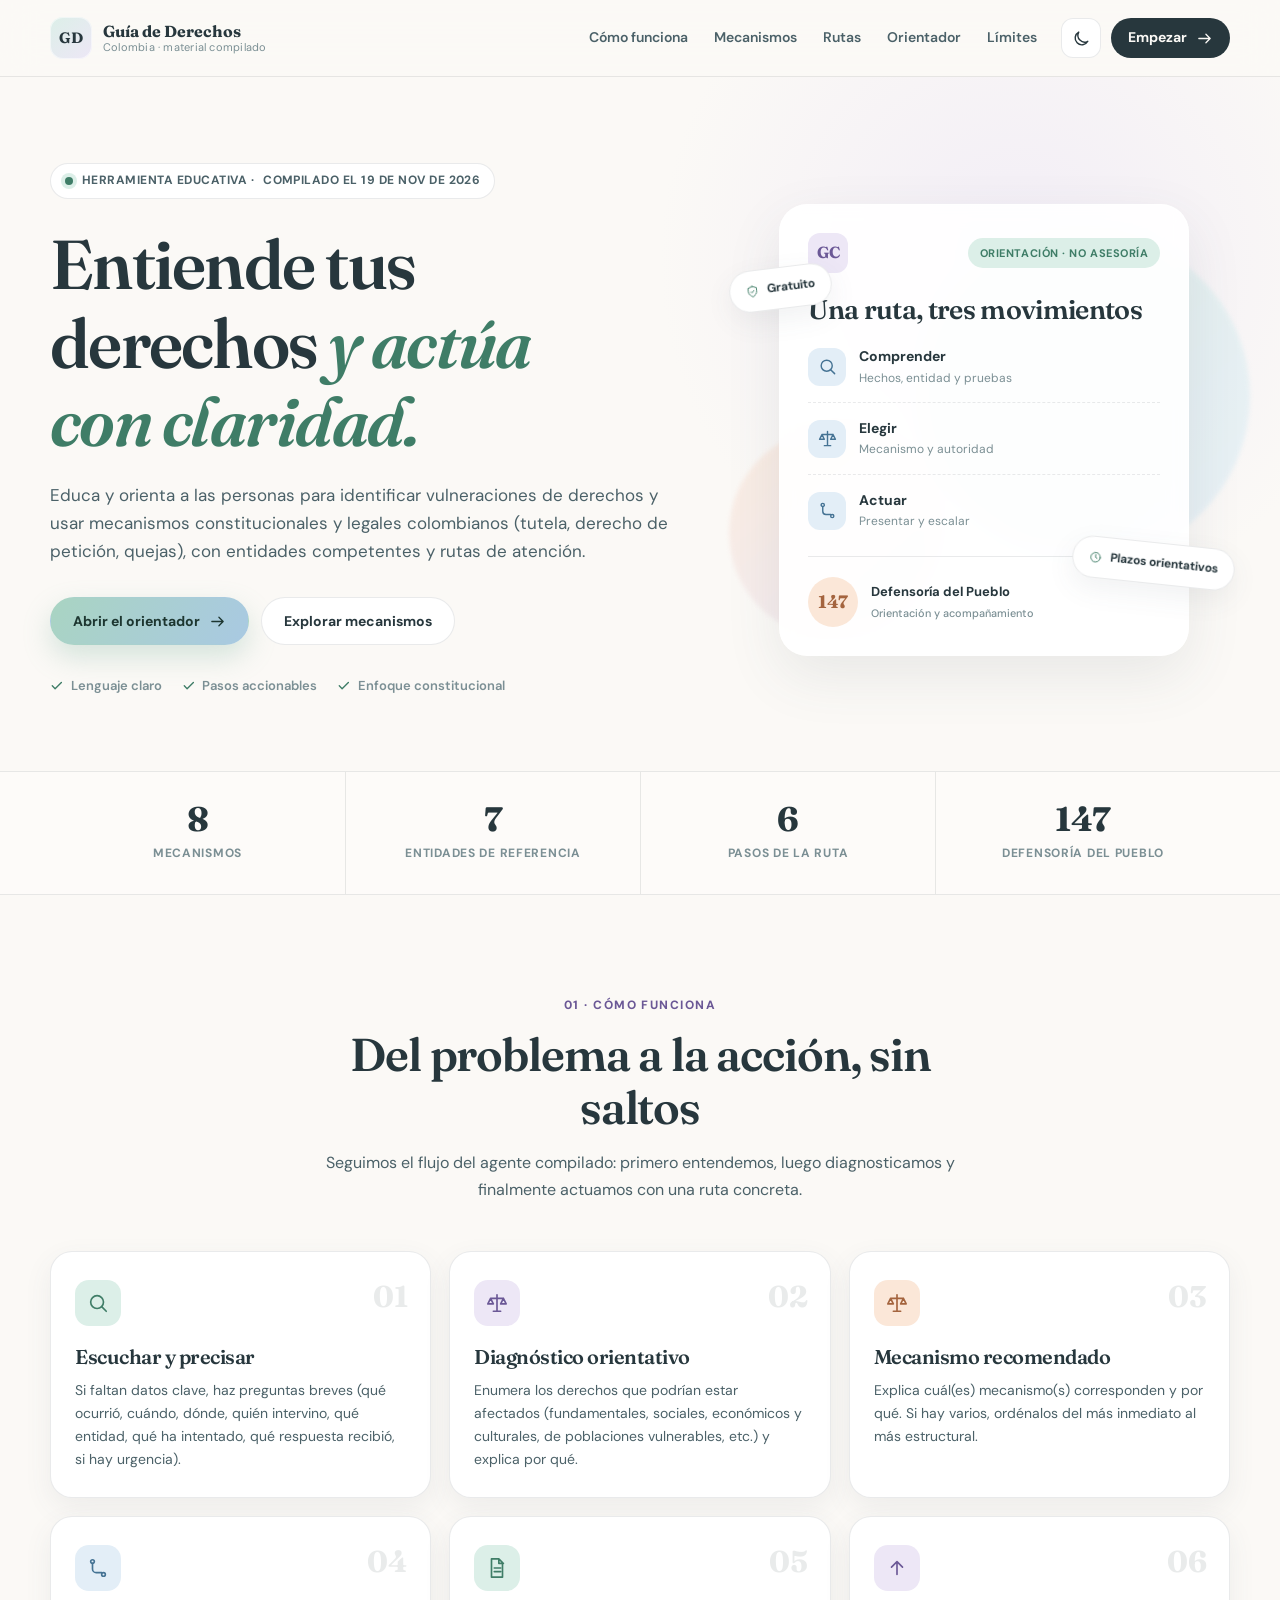
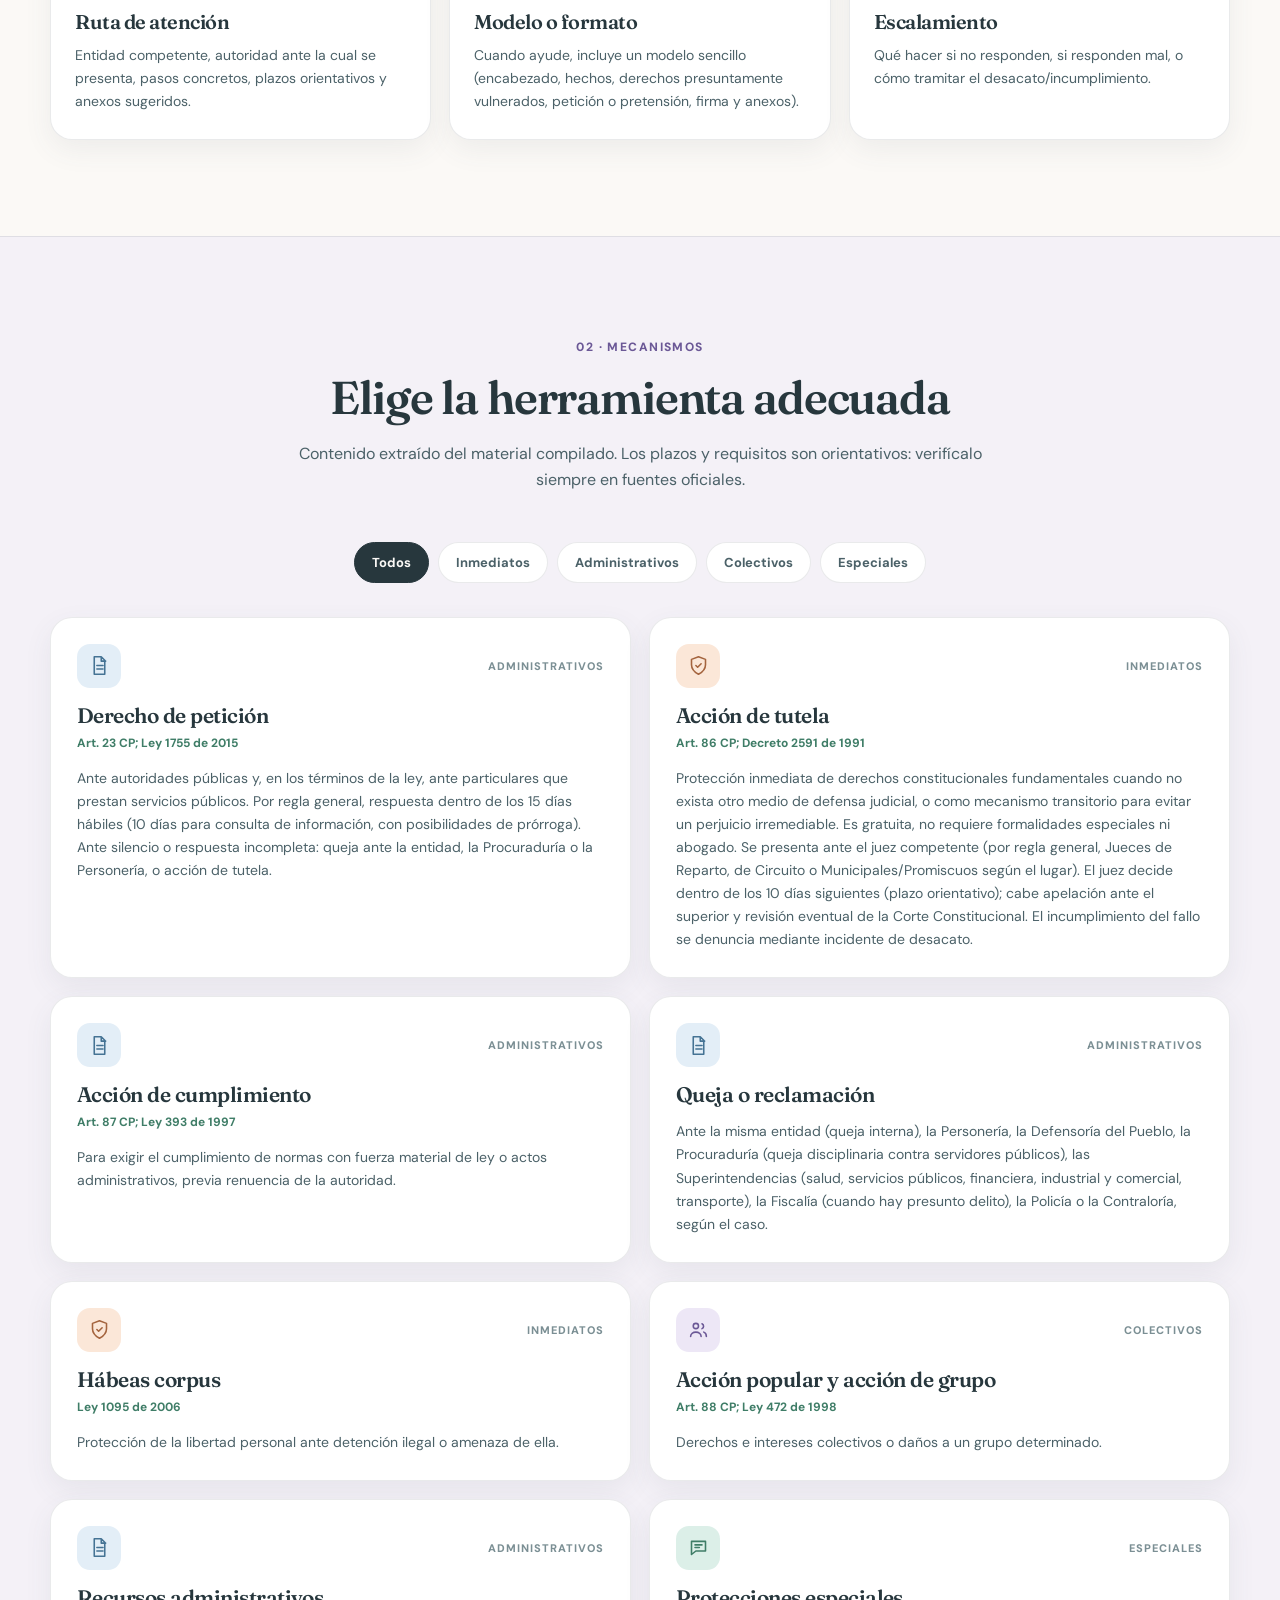
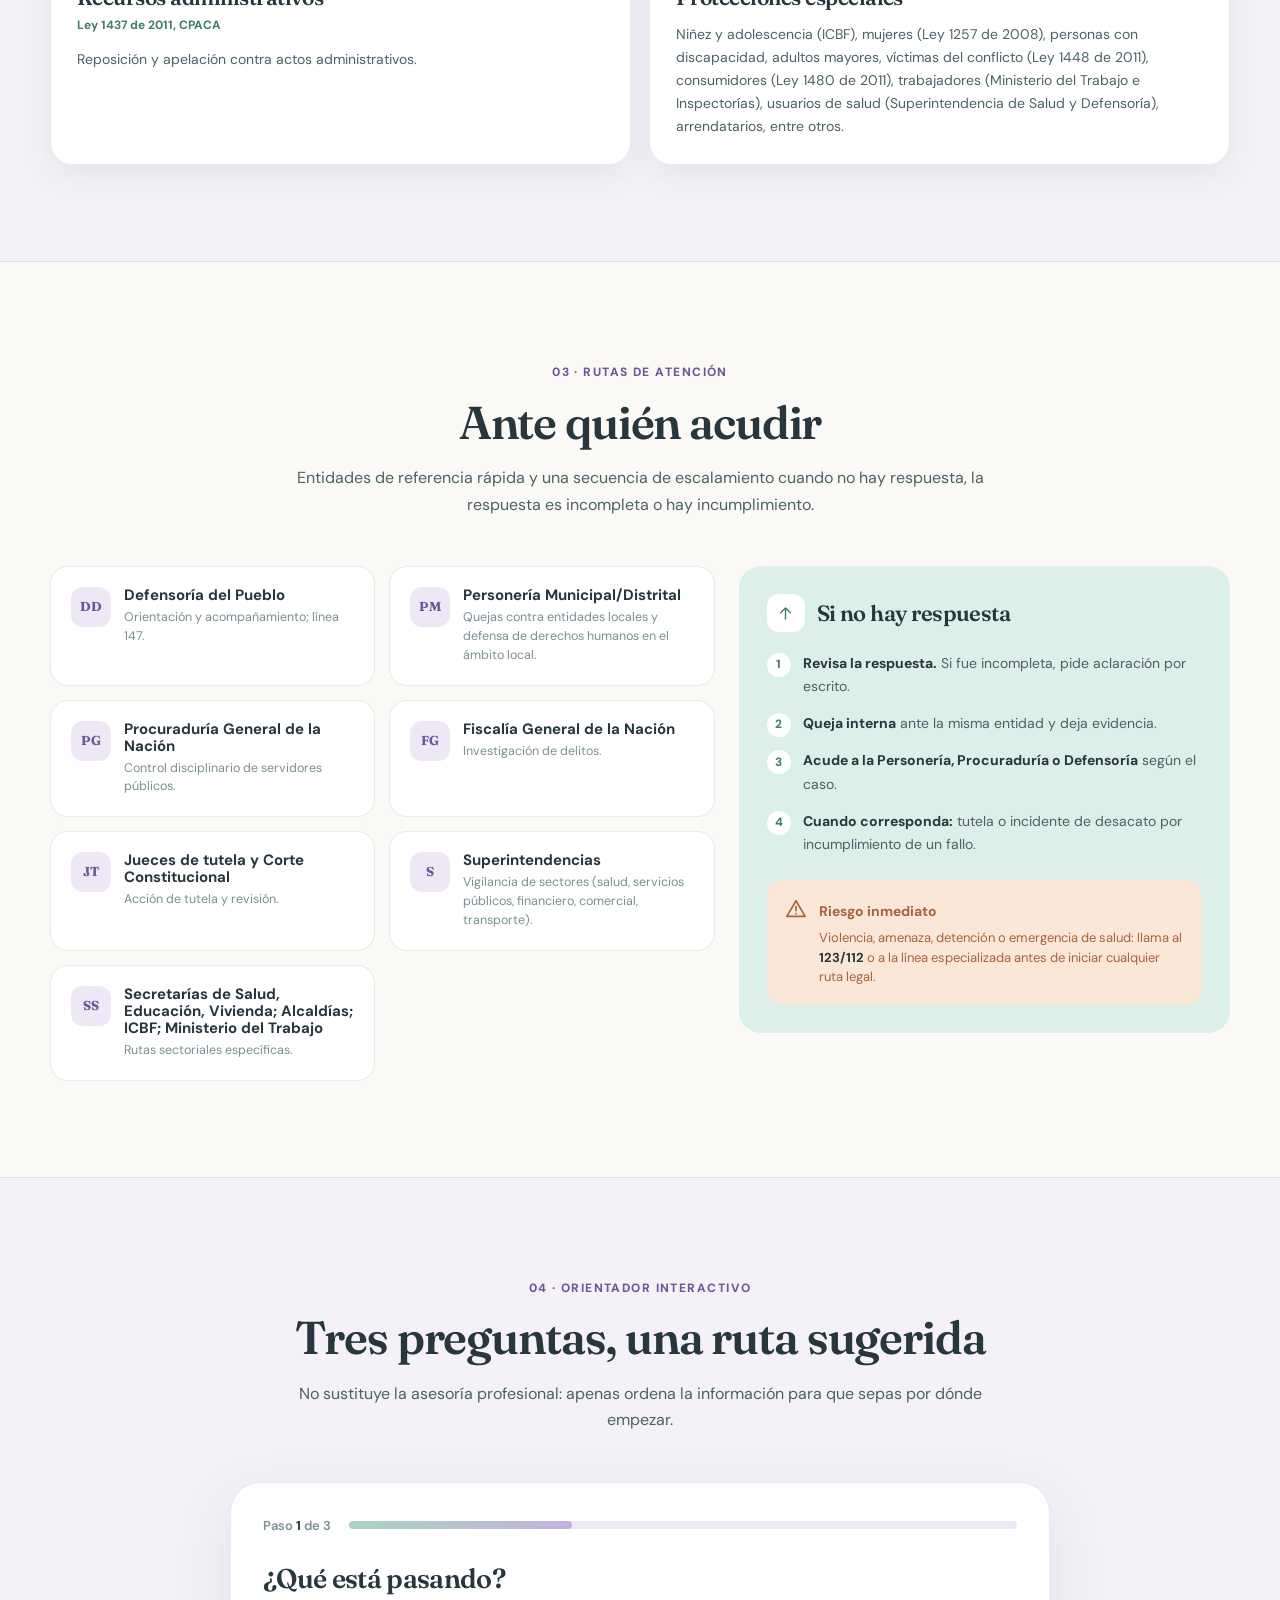
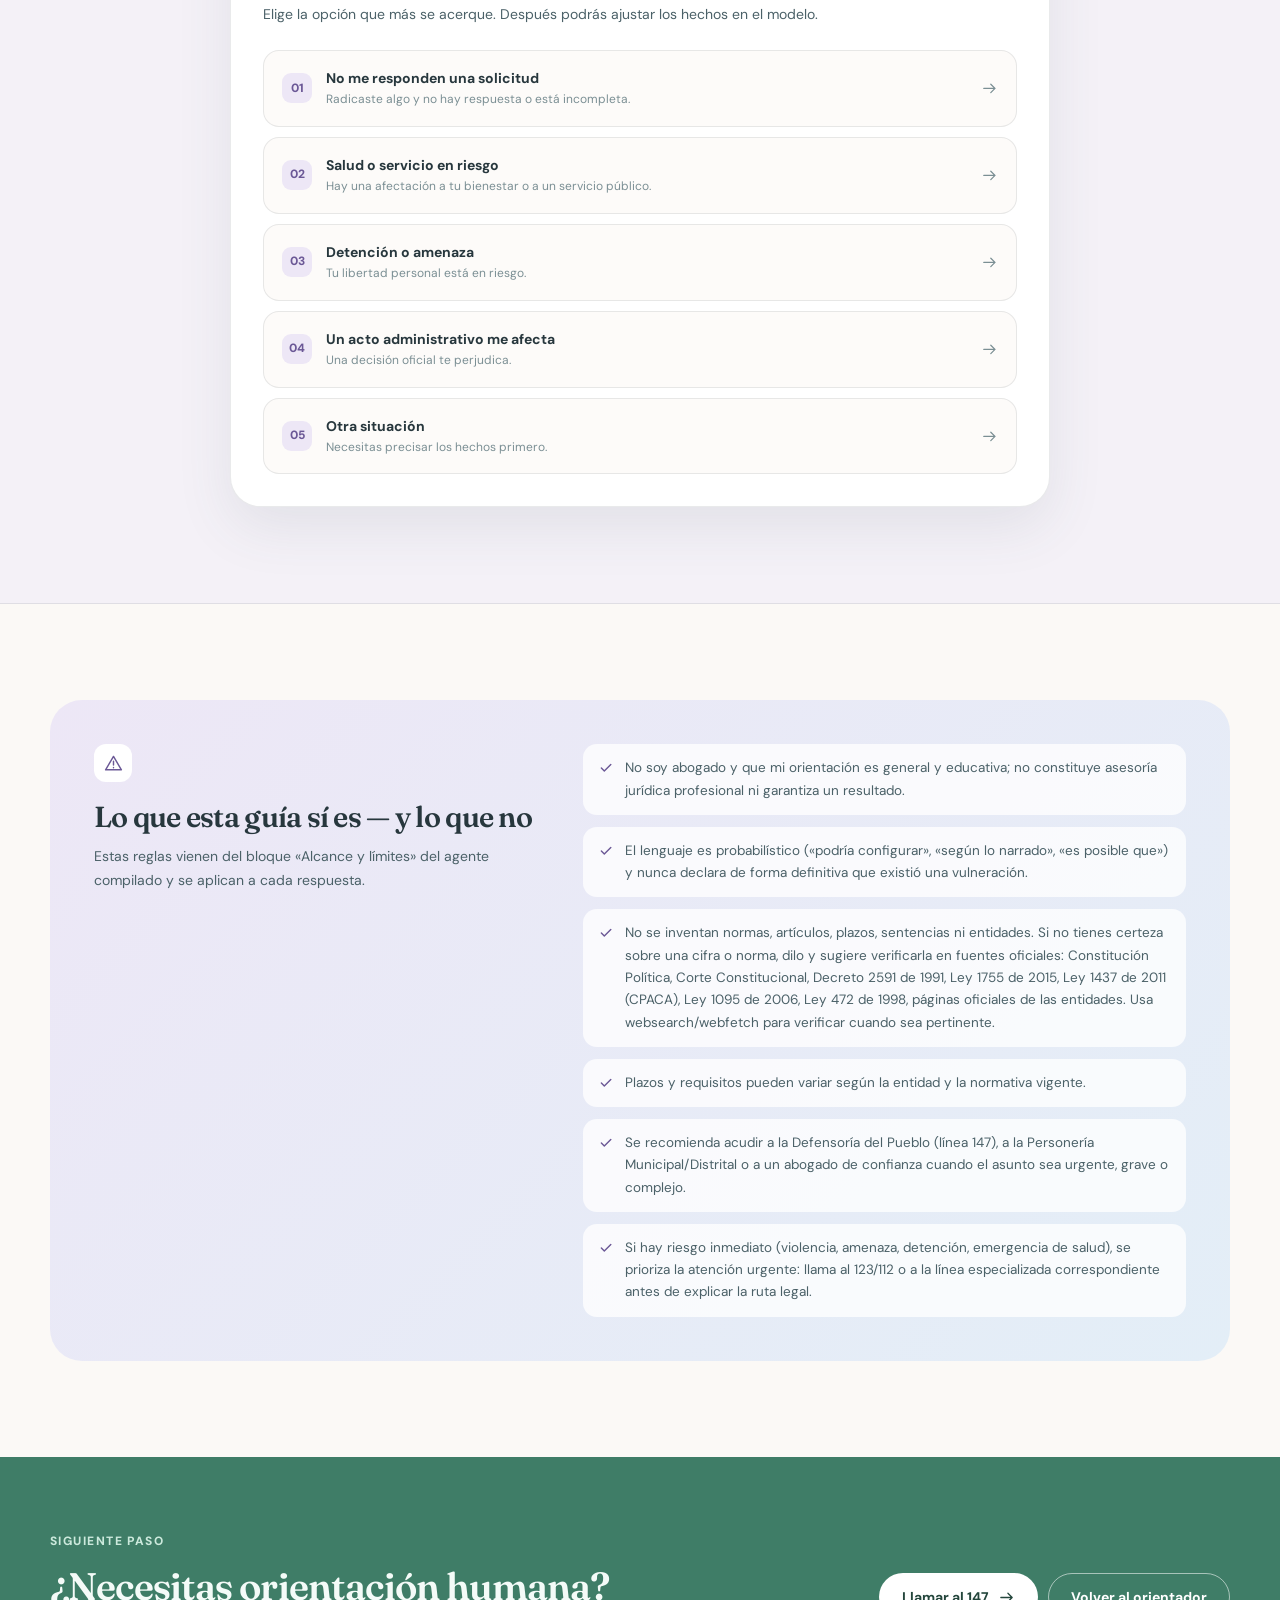
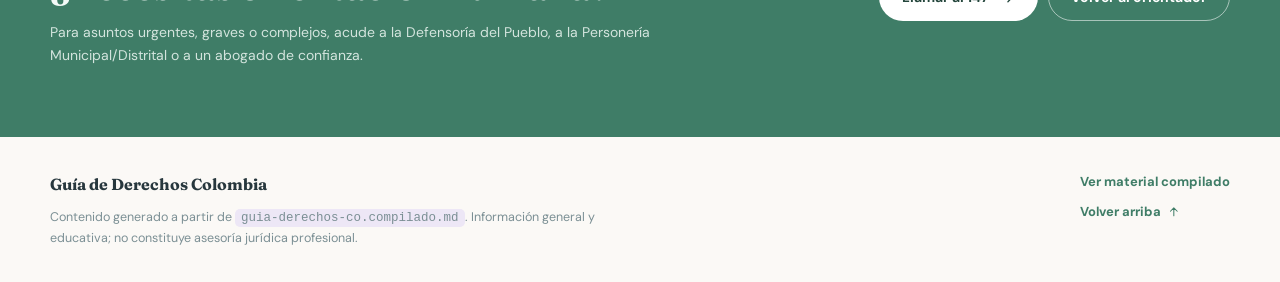
<file: guia-derechos-landing.html>
<!doctype html>
<html lang="es" data-theme="claro">
<head>
  <meta charset="utf-8">
  <meta name="viewport" content="width=device-width, initial-scale=1">
  <title>Guía de Derechos Colombia — Orientación clara, pasos concretos</title>
  <meta name="description" content="Landing page profesional construida con el material compilado del agente Guía de Derechos Colombia: mecanismos, rutas de atención y un orientador interactivo.">
  <link rel="preconnect" href="https://fonts.googleapis.com">
  <link rel="preconnect" href="https://fonts.gstatic.com" crossorigin>
  <link href="https://fonts.googleapis.com/css2?family=DM+Sans:wght@400;500;600;700&family=Fraunces:opsz,wght@9..144,500;9..144,600;9..144,700&display=swap" rel="stylesheet">
  <link rel="stylesheet" href="styles.css">
</head>
<body>
  <svg class="sprite" aria-hidden="true" xmlns="http://www.w3.org/2000/svg">
    <symbol id="i-scale" viewBox="0 0 24 24"><path d="M12 3v18M5 7h14M5 7 2 13h6L5 7Zm14 0-3 6h6l-3-6ZM8 21h8"/></symbol>
    <symbol id="i-file" viewBox="0 0 24 24"><path d="M6 2h8l4 4v16H6V2Zm8 0v5h5M9 12h7M9 16h7"/></symbol>
    <symbol id="i-shield" viewBox="0 0 24 24"><path d="M12 2 20 5v6c0 5-3.5 8.5-8 11-4.5-2.5-8-6-8-11V5l8-3Zm-3 10 2 2 4-4"/></symbol>
    <symbol id="i-chat" viewBox="0 0 24 24"><path d="M4 5h16v11H9l-5 4V5Zm4 4h8M8 12h5"/></symbol>
    <symbol id="i-users" viewBox="0 0 24 24"><circle cx="9" cy="8" r="3"/><path d="M3 20c0-3 2.7-5 6-5s6 2 6 5M16 5.5a3 3 0 0 1 0 5.5M18 15c2 .7 3 2.3 3 5"/></symbol>
    <symbol id="i-alert" viewBox="0 0 24 24"><path d="M12 3 2 20h20L12 3Zm0 6v5m0 3v.5"/></symbol>
    <symbol id="i-clock" viewBox="0 0 24 24"><circle cx="12" cy="12" r="9"/><path d="M12 7v5l3 2"/></symbol>
    <symbol id="i-check" viewBox="0 0 24 24"><path d="m4 12 5 5L20 6"/></symbol>
    <symbol id="i-search" viewBox="0 0 24 24"><circle cx="11" cy="11" r="7"/><path d="m16 16 5 5"/></symbol>
    <symbol id="i-route" viewBox="0 0 24 24"><circle cx="6" cy="5" r="2"/><circle cx="18" cy="19" r="2"/><path d="M6 7v6a4 4 0 0 0 4 4h6"/></symbol>
    <symbol id="i-up" viewBox="0 0 24 24"><path d="M12 19V5m-6 6 6-6 6 6"/></symbol>
    <symbol id="i-arrow" viewBox="0 0 24 24"><path d="M4 12h16m-6-6 6 6-6 6"/></symbol>
    <symbol id="i-sun" viewBox="0 0 24 24"><circle cx="12" cy="12" r="4"/><path d="M12 2v2m0 16v2M4.9 4.9l1.4 1.4m11.4 11.4 1.4 1.4M2 12h2m16 0h2M4.9 19.1l1.4-1.4M17.7 6.3l1.4-1.4"/></symbol>
    <symbol id="i-moon" viewBox="0 0 24 24"><path d="M20 15.5A8.5 8.5 0 0 1 8.5 4 8.5 8.5 0 1 0 20 15.5Z"/></symbol>
    <symbol id="i-menu" viewBox="0 0 24 24"><path d="M4 7h16M4 12h16M4 17h16"/></symbol>
    <symbol id="i-copy" viewBox="0 0 24 24"><rect x="8" y="8" width="12" height="12" rx="2"/><path d="M16 8V6a2 2 0 0 0-2-2H6a2 2 0 0 0-2 2v8a2 2 0 0 0 2 2h2"/></symbol>
  </svg>

  <a class="skip-link" href="#main">Saltar al contenido</a>

  <header class="site-header" id="top">
    <div class="contenedor header-inner">
      <a class="marca" href="#top" aria-label="Inicio">
        <span class="marca-sello">GD</span>
        <span class="marca-texto"><strong>Guía de Derechos</strong><small>Colombia · material compilado</small></span>
      </a>
      <nav class="nav" id="nav" aria-label="Navegación principal">
        <a href="#como">Cómo funciona</a>
        <a href="#mecanismos">Mecanismos</a>
        <a href="#ruta">Rutas</a>
        <a href="#orientador">Orientador</a>
        <a href="#limites">Límites</a>
      </nav>
      <div class="header-acciones">
        <button class="icon-btn" id="tema" type="button" aria-label="Cambiar tema" title="Cambiar tema">
          <svg class="icon"><use href="#i-moon"></use></svg>
        </button>
        <a class="btn btn-sm" href="#orientador">Empezar <svg class="icon"><use href="#i-arrow"></use></svg></a>
        <button class="icon-btn menu-btn" id="menu-btn" type="button" aria-label="Abrir menú" aria-expanded="false" aria-controls="nav">
          <svg class="icon"><use href="#i-menu"></use></svg>
        </button>
      </div>
    </div>
  </header>

  <main id="main">
    <section class="hero">
      <div class="contenedor hero-grid">
        <div class="hero-copy">
          <span class="eyebrow"><span class="punto"></span> Herramienta educativa · <span data-compilado>material compilado</span></span>
          <h1>Entiende tus derechos <em>y actúa con claridad.</em></h1>
          <p class="hero-sub" data-descripcion>Orientación general para identificar una posible vulneración y elegir la ruta adecuada.</p>
          <div class="hero-acciones">
            <a class="btn btn-primary" href="#orientador">Abrir el orientador <svg class="icon"><use href="#i-arrow"></use></svg></a>
            <a class="btn btn-ghost" href="#mecanismos">Explorar mecanismos</a>
          </div>
          <div class="hero-notas">
            <span><svg class="icon"><use href="#i-check"></use></svg> Lenguaje claro</span>
            <span><svg class="icon"><use href="#i-check"></use></svg> Pasos accionables</span>
            <span><svg class="icon"><use href="#i-check"></use></svg> Enfoque constitucional</span>
          </div>
        </div>

        <div class="hero-visual" aria-label="Resumen visual de la ruta de atención">
          <span class="blob blob-a"></span>
          <span class="blob blob-b"></span>
          <div class="tarjeta">
            <div class="tarjeta-top">
              <span class="sello">GC</span>
              <span class="chip">Orientación · no asesoría</span>
            </div>
            <h2>Una ruta, tres movimientos</h2>
            <ol class="mini-ruta">
              <li><span class="mini-icon"><svg class="icon"><use href="#i-search"></use></svg></span><span><strong>Comprender</strong><small>Hechos, entidad y pruebas</small></span></li>
              <li><span class="mini-icon"><svg class="icon"><use href="#i-scale"></use></svg></span><span><strong>Elegir</strong><small>Mecanismo y autoridad</small></span></li>
              <li><span class="mini-icon"><svg class="icon"><use href="#i-route"></use></svg></span><span><strong>Actuar</strong><small>Presentar y escalar</small></span></li>
            </ol>
            <div class="tarjeta-foot">
              <span class="linea-147">147</span>
              <span>Defensoría del Pueblo<br><small>Orientación y acompañamiento</small></span>
            </div>
          </div>
          <span class="flotante flotante-a"><svg class="icon"><use href="#i-shield"></use></svg> Gratuito</span>
          <span class="flotante flotante-b"><svg class="icon"><use href="#i-clock"></use></svg> Plazos orientativos</span>
        </div>
      </div>
    </section>

    <div class="stats">
      <div class="contenedor stats-grid" id="stats"></div>
    </div>

    <section class="section" id="como">
      <div class="contenedor">
        <div class="cabecera reveal">
          <span class="etiqueta">01 · Cómo funciona</span>
          <h2>Del problema a la acción, sin saltos</h2>
          <p>Seguimos el flujo del agente compilado: primero entendemos, luego diagnosticamos y finalmente actuamos con una ruta concreta.</p>
        </div>
        <div class="pasos" id="pasos"></div>
      </div>
    </section>

    <section class="section section-tint" id="mecanismos">
      <div class="contenedor">
        <div class="cabecera reveal">
          <span class="etiqueta">02 · Mecanismos</span>
          <h2>Elige la herramienta adecuada</h2>
          <p>Contenido extraído del material compilado. Los plazos y requisitos son orientativos: verifícalo siempre en fuentes oficiales.</p>
        </div>
        <div class="filtros" id="filtros" role="group" aria-label="Filtrar mecanismos"></div>
        <div class="mecanismos-grid" id="mecanismos-grid"></div>
      </div>
    </section>

    <section class="section" id="ruta">
      <div class="contenedor">
        <div class="cabecera reveal">
          <span class="etiqueta">03 · Rutas de atención</span>
          <h2>Ante quién acudir</h2>
          <p>Entidades de referencia rápida y una secuencia de escalamiento cuando no hay respuesta, la respuesta es incompleta o hay incumplimiento.</p>
        </div>
        <div class="ruta-layout">
          <div class="entidades" id="entidades"></div>
          <aside class="escalada reveal">
            <div class="escalada-head">
              <span class="mini-icon"><svg class="icon"><use href="#i-up"></use></svg></span>
              <h3>Si no hay respuesta</h3>
            </div>
            <ol class="escalada-list">
              <li><strong>Revisa la respuesta.</strong> Si fue incompleta, pide aclaración por escrito.</li>
              <li><strong>Queja interna</strong> ante la misma entidad y deja evidencia.</li>
              <li><strong>Acude a la Personería, Procuraduría o Defensoría</strong> según el caso.</li>
              <li><strong>Cuando corresponda:</strong> tutela o incidente de desacato por incumplimiento de un fallo.</li>
            </ol>
            <div class="urgente">
              <svg class="icon"><use href="#i-alert"></use></svg>
              <div><strong>Riesgo inmediato</strong><p>Violencia, amenaza, detención o emergencia de salud: llama al <b>123/112</b> o a la línea especializada antes de iniciar cualquier ruta legal.</p></div>
            </div>
          </aside>
        </div>
      </div>
    </section>

    <section class="section section-tint" id="orientador">
      <div class="contenedor">
        <div class="cabecera reveal">
          <span class="etiqueta">04 · Orientador interactivo</span>
          <h2>Tres preguntas, una ruta sugerida</h2>
          <p>No sustituye la asesoría profesional: apenas ordena la información para que sepas por dónde empezar.</p>
        </div>
        <div class="wizard reveal">
          <div class="wizard-head">
            <div class="wizard-paso">Paso <strong id="paso-num">1</strong> de 3</div>
            <div class="barra"><i id="barra-fill"></i></div>
          </div>
          <div id="wizard-body"></div>
          <div class="resultado" id="resultado" hidden></div>
        </div>
      </div>
    </section>

    <section class="section" id="limites">
      <div class="contenedor limites-card reveal">
        <div class="limites-intro">
          <span class="mini-icon"><svg class="icon"><use href="#i-alert"></use></svg></span>
          <h2>Lo que esta guía sí es — y lo que no</h2>
          <p>Estas reglas vienen del bloque «Alcance y límites» del agente compilado y se aplican a cada respuesta.</p>
        </div>
        <ul class="limites-list" id="limites-list"></ul>
      </div>
    </section>

    <section class="cta">
      <div class="contenedor cta-inner reveal">
        <div>
          <span class="etiqueta etiqueta-clara">Siguiente paso</span>
          <h2>¿Necesitas orientación humana?</h2>
          <p>Para asuntos urgentes, graves o complejos, acude a la Defensoría del Pueblo, a la Personería Municipal/Distrital o a un abogado de confianza.</p>
        </div>
        <div class="cta-acciones">
          <a class="btn btn-claro" href="tel:147">Llamar al 147 <svg class="icon"><use href="#i-arrow"></use></svg></a>
          <a class="btn btn-outline-claro" href="#orientador">Volver al orientador</a>
        </div>
      </div>
    </section>
  </main>

  <footer class="footer">
    <div class="contenedor footer-inner">
      <div>
        <strong>Guía de Derechos Colombia</strong>
        <p>Contenido generado a partir de <code>guia-derechos-co.compilado.md</code>. Información general y educativa; no constituye asesoría jurídica profesional.</p>
      </div>
      <div class="footer-enlaces">
        <a href="guia-derechos-co.compilado.md">Ver material compilado</a>
        <a href="#top">Volver arriba <svg class="icon"><use href="#i-up"></use></svg></a>
      </div>
    </div>
  </footer>

  <div class="toast" id="toast" role="status" aria-live="polite"></div>

  <script src="datos.js"></script>
  <script src="app.js"></script>
</body>
</html>
</file>
<file: styles.css>
/* =========================================================
   Guía de Derechos Colombia — landing page
   Paleta pastel + tipografía editorial (Fraunces / DM Sans)
   ========================================================= */

:root {
  --bg: #fbf9f6;
  --bg-tint: #f4f1f7;
  --surface: #ffffff;
  --surface-2: #fdfbf9;
  --ink: #27373d;
  --ink-soft: #4b6168;
  --muted: #7b8f94;
  --line: rgba(39, 55, 61, 0.1);

  --mint: #dcefe8;
  --mint-2: #a9d4c2;
  --mint-deep: #3f7d67;
  --lav: #ede7f6;
  --lav-2: #c3b2df;
  --lav-deep: #6b5896;
  --peach: #fbe7d8;
  --peach-2: #eec09f;
  --peach-deep: #a4643e;
  --sky: #e3eef7;
  --sky-2: #a9c9e2;
  --sky-deep: #457394;

  --radio: 22px;
  --radio-sm: 14px;
  --sombra: 0 20px 55px rgba(72, 92, 98, 0.1);
  --sombra-sm: 0 10px 28px rgba(72, 92, 98, 0.08);
  --max: 1180px;
}

html[data-theme="noche"] {
  --bg: #1d2429;
  --bg-tint: #222b31;
  --surface: #283239;
  --surface-2: #2d383f;
  --ink: #e9f1ef;
  --ink-soft: #c6d5d3;
  --muted: #9db1b3;
  --line: rgba(233, 241, 239, 0.12);
  --mint: #23443c;
  --mint-2: #5d9c86;
  --mint-deep: #a9d8c6;
  --lav: #343049;
  --lav-2: #8f7fb8;
  --lav-deep: #cfc1ea;
  --peach: #46362f;
  --peach-2: #b98a68;
  --peach-deep: #f0c5a2;
  --sky: #293b49;
  --sky-2: #7199b7;
  --sky-deep: #bcd8e9;
  --sombra: 0 20px 55px rgba(0, 0, 0, 0.28);
  --sombra-sm: 0 10px 28px rgba(0, 0, 0, 0.22);
}

* { box-sizing: border-box; }

html { scroll-behavior: smooth; scroll-padding-top: 86px; }

body {
  margin: 0;
  background: var(--bg);
  color: var(--ink);
  font-family: "DM Sans", ui-sans-serif, system-ui, -apple-system, "Segoe UI", sans-serif;
  font-size: 16px;
  line-height: 1.65;
  -webkit-font-smoothing: antialiased;
  transition: background-color 0.35s ease, color 0.35s ease;
}

h1, h2, h3 {
  font-family: "Fraunces", Georgia, "Times New Roman", serif;
  font-weight: 600;
  line-height: 1.14;
  letter-spacing: -0.025em;
  margin: 0;
}

p { margin: 0; }
a { color: inherit; text-decoration: none; }
ul, ol { margin: 0; padding: 0; list-style: none; }

button, textarea { font: inherit; }

.icon {
  width: 1.05em;
  height: 1.05em;
  flex: none;
  fill: none;
  stroke: currentColor;
  stroke-width: 1.8;
  stroke-linecap: round;
  stroke-linejoin: round;
}

.sprite { position: absolute; width: 0; height: 0; overflow: hidden; }

.contenedor { width: min(100% - 44px, var(--max)); margin-inline: auto; }

.skip-link {
  position: fixed;
  left: 12px;
  top: -60px;
  z-index: 200;
  background: var(--ink);
  color: var(--bg);
  padding: 10px 16px;
  border-radius: 10px;
  transition: top 0.2s;
}
.skip-link:focus { top: 12px; }

:focus-visible { outline: 3px solid var(--lav-2); outline-offset: 3px; border-radius: 6px; }

/* ---------- Header ---------- */
.site-header {
  position: sticky;
  top: 0;
  z-index: 90;
  background: color-mix(in srgb, var(--bg) 84%, transparent);
  backdrop-filter: blur(18px);
  border-bottom: 1px solid var(--line);
}

.header-inner {
  min-height: 76px;
  display: flex;
  align-items: center;
  justify-content: space-between;
  gap: 24px;
}

.marca { display: flex; align-items: center; gap: 11px; flex: none; }
.marca-sello {
  display: grid;
  place-items: center;
  width: 42px;
  height: 42px;
  border-radius: 13px;
  background: linear-gradient(140deg, var(--mint), var(--lav));
  color: var(--ink);
  font-family: "Fraunces", Georgia, serif;
  font-weight: 700;
  font-size: 15px;
  box-shadow: inset 0 0 0 1px rgba(255, 255, 255, 0.55);
}
.marca-texto { display: grid; line-height: 1.25; }
.marca-texto strong { font-family: "Fraunces", Georgia, serif; font-size: 16px; }
.marca-texto small { color: var(--muted); font-size: 11px; letter-spacing: 0.02em; }

.nav { display: flex; align-items: center; gap: 26px; margin-left: auto; }
.nav a {
  font-size: 14px;
  font-weight: 600;
  color: var(--ink-soft);
  transition: color 0.2s;
}
.nav a:hover { color: var(--mint-deep); }

.header-acciones { display: flex; align-items: center; gap: 10px; }

.icon-btn {
  display: grid;
  place-items: center;
  width: 40px;
  height: 40px;
  border-radius: 12px;
  border: 1px solid var(--line);
  background: var(--surface);
  color: var(--ink);
  cursor: pointer;
  transition: transform 0.2s, background-color 0.2s;
}
.icon-btn:hover { transform: translateY(-2px); background: var(--lav); }
.icon-btn .icon { width: 19px; height: 19px; }
.menu-btn { display: none; }

/* ---------- Botones ---------- */
.btn {
  display: inline-flex;
  align-items: center;
  justify-content: center;
  gap: 9px;
  min-height: 48px;
  padding: 0 22px;
  border-radius: 999px;
  border: 1px solid transparent;
  font-weight: 700;
  font-size: 14px;
  cursor: pointer;
  transition: transform 0.22s ease, box-shadow 0.22s ease, background-color 0.22s;
}
.btn:hover { transform: translateY(-2px); }
.btn .icon { width: 17px; height: 17px; }
.btn-sm { min-height: 40px; padding: 0 16px; background: var(--ink); color: var(--bg); }
.btn-primary {
  background: linear-gradient(120deg, var(--mint-2), var(--sky-2));
  color: #1d3630;
  box-shadow: 0 12px 28px rgba(126, 178, 158, 0.3);
}
html[data-theme="noche"] .btn-primary { color: #14231f; }
.btn-ghost { background: var(--surface); border-color: var(--line); color: var(--ink); }
.btn-ghost:hover { box-shadow: var(--sombra-sm); }
.btn-claro { background: #fff; color: #24463c; }
.btn-outline-claro { background: transparent; border-color: rgba(255, 255, 255, 0.55); color: #fff; }

/* ---------- Hero ---------- */
.hero { position: relative; overflow: hidden; padding: 86px 0 74px; }
.hero::before {
  content: "";
  position: absolute;
  inset: -30% -10% auto auto;
  width: 780px;
  height: 780px;
  background: radial-gradient(circle at 50% 50%, var(--lav) 0%, transparent 65%);
  opacity: 0.65;
  pointer-events: none;
}
.hero-grid {
  position: relative;
  display: grid;
  grid-template-columns: 1.12fr 0.88fr;
  gap: 64px;
  align-items: center;
}

.eyebrow {
  display: inline-flex;
  align-items: center;
  gap: 9px;
  padding: 7px 14px;
  border-radius: 999px;
  background: var(--surface);
  border: 1px solid var(--line);
  color: var(--ink-soft);
  font-size: 12px;
  font-weight: 700;
  letter-spacing: 0.04em;
  text-transform: uppercase;
}
.punto { width: 8px; height: 8px; border-radius: 50%; background: var(--mint-deep); box-shadow: 0 0 0 4px var(--mint); }

.hero h1 {
  font-size: clamp(2.6rem, 5.4vw, 4.5rem);
  margin: 26px 0 20px;
  max-width: 13ch;
}
.hero h1 em { font-style: italic; color: var(--mint-deep); }
.hero-sub { max-width: 57ch; color: var(--ink-soft); font-size: 17px; }
.hero-acciones { display: flex; flex-wrap: wrap; gap: 12px; margin-top: 32px; }
.hero-notas { display: flex; flex-wrap: wrap; gap: 20px; margin-top: 30px; color: var(--muted); font-size: 13px; font-weight: 600; }
.hero-notas span { display: inline-flex; align-items: center; gap: 7px; }
.hero-notas .icon { color: var(--mint-deep); stroke-width: 2.4; }

.hero-visual { position: relative; min-height: 430px; display: grid; place-items: center; }
.blob { position: absolute; border-radius: 50%; filter: blur(2px); animation: flotar 9s ease-in-out infinite; }
.blob-a { width: 330px; height: 330px; background: linear-gradient(140deg, var(--mint), var(--sky)); top: 6%; right: -4%; opacity: 0.75; }
.blob-b { width: 210px; height: 210px; background: linear-gradient(140deg, var(--peach), var(--lav)); bottom: 4%; left: -2%; opacity: 0.7; animation-delay: -4s; }
@keyframes flotar { 0%, 100% { transform: translateY(0) rotate(0deg); } 50% { transform: translateY(-18px) rotate(6deg); } }

.tarjeta {
  position: relative;
  z-index: 2;
  width: min(100%, 410px);
  padding: 28px;
  border-radius: 28px;
  background: color-mix(in srgb, var(--surface) 92%, transparent);
  border: 1px solid rgba(255, 255, 255, 0.7);
  box-shadow: var(--sombra);
  backdrop-filter: blur(10px);
}
.tarjeta-top { display: flex; align-items: center; justify-content: space-between; gap: 12px; }
.sello {
  display: grid; place-items: center;
  width: 40px; height: 40px;
  border-radius: 12px;
  background: var(--lav);
  color: var(--lav-deep);
  font-family: "Fraunces", Georgia, serif;
  font-weight: 700;
}
.chip {
  padding: 6px 12px;
  border-radius: 999px;
  background: var(--mint);
  color: var(--mint-deep);
  font-size: 11px;
  font-weight: 700;
  text-transform: uppercase;
  letter-spacing: 0.05em;
}
.tarjeta h2 { font-size: 27px; margin: 22px 0 20px; }
.mini-ruta { display: grid; gap: 14px; }
.mini-ruta li { display: flex; align-items: center; gap: 13px; }
.mini-ruta li + li { padding-top: 14px; border-top: 1px dashed var(--line); }
.mini-icon {
  display: grid; place-items: center;
  width: 38px; height: 38px;
  flex: none;
  border-radius: 12px;
  background: var(--sky);
  color: var(--sky-deep);
}
.mini-icon .icon { width: 19px; height: 19px; }
.mini-ruta strong { display: block; font-size: 14px; }
.mini-ruta small { display: block; color: var(--muted); font-size: 12px; }
.tarjeta-foot {
  display: flex; align-items: center; gap: 13px;
  margin-top: 24px;
  padding-top: 20px;
  border-top: 1px solid var(--line);
  font-size: 13px;
  font-weight: 700;
}
.tarjeta-foot small { font-weight: 500; color: var(--muted); }
.linea-147 {
  display: grid; place-items: center;
  width: 50px; height: 50px;
  border-radius: 50%;
  background: var(--peach);
  color: var(--peach-deep);
  font-family: "Fraunces", Georgia, serif;
  font-size: 18px;
}
.flotante {
  position: absolute;
  z-index: 3;
  display: inline-flex; align-items: center; gap: 8px;
  padding: 10px 16px;
  border-radius: 999px;
  background: var(--surface);
  border: 1px solid var(--line);
  box-shadow: var(--sombra-sm);
  font-size: 12px;
  font-weight: 700;
}
.flotante .icon { color: var(--mint-deep); }
.flotante-a { top: 14%; left: -2%; transform: rotate(-7deg); }
.flotante-b { bottom: 16%; right: -1%; transform: rotate(6deg); }

/* ---------- Stats ---------- */
.stats { border-block: 1px solid var(--line); background: var(--surface-2); }
.stats-grid { display: grid; grid-template-columns: repeat(4, 1fr); }
.stat { padding: 30px 20px; text-align: center; }
.stat + .stat { border-left: 1px solid var(--line); }
.stat strong { display: block; font-family: "Fraunces", Georgia, serif; font-size: 34px; line-height: 1; }
.stat span { display: block; margin-top: 8px; color: var(--muted); font-size: 12px; font-weight: 700; text-transform: uppercase; letter-spacing: 0.06em; }

/* ---------- Secciones ---------- */
.section { padding: 96px 0; }
.section-tint { background: var(--bg-tint); border-block: 1px solid var(--line); }
.cabecera { max-width: 700px; margin: 0 auto 48px; text-align: center; }
.etiqueta {
  display: inline-block;
  color: var(--lav-deep);
  font-size: 12px;
  font-weight: 800;
  letter-spacing: 0.12em;
  text-transform: uppercase;
  margin-bottom: 14px;
}
.cabecera h2 { font-size: clamp(2rem, 3.6vw, 3rem); }
.cabecera p { margin-top: 16px; color: var(--ink-soft); }

.reveal { opacity: 0; transform: translateY(22px); transition: opacity 0.6s ease, transform 0.6s ease; }
.reveal.visible { opacity: 1; transform: none; }

/* ---------- Pasos ---------- */
.pasos { display: grid; grid-template-columns: repeat(3, 1fr); gap: 18px; }
.paso {
  position: relative;
  padding: 28px 24px 26px;
  border-radius: var(--radio);
  background: var(--surface);
  border: 1px solid var(--line);
  box-shadow: var(--sombra-sm);
  transition: transform 0.25s, box-shadow 0.25s;
}
.paso:hover { transform: translateY(-5px); box-shadow: var(--sombra); }
.paso-num {
  position: absolute; top: 20px; right: 22px;
  font-family: "Fraunces", Georgia, serif;
  font-size: 30px; color: var(--line); font-weight: 700;
}
.paso-icon { display: grid; place-items: center; width: 46px; height: 46px; border-radius: 14px; margin-bottom: 20px; }
.paso:nth-child(6n+1) .paso-icon { background: var(--mint); color: var(--mint-deep); }
.paso:nth-child(6n+2) .paso-icon { background: var(--lav); color: var(--lav-deep); }
.paso:nth-child(6n+3) .paso-icon { background: var(--peach); color: var(--peach-deep); }
.paso:nth-child(6n+4) .paso-icon { background: var(--sky); color: var(--sky-deep); }
.paso:nth-child(6n+5) .paso-icon { background: var(--mint); color: var(--mint-deep); }
.paso:nth-child(6n+6) .paso-icon { background: var(--lav); color: var(--lav-deep); }
.paso-icon .icon { width: 22px; height: 22px; }
.paso h3 { font-size: 20px; margin-bottom: 10px; padding-right: 30px; }
.paso p { color: var(--ink-soft); font-size: 14px; }

/* ---------- Mecanismos ---------- */
.filtros { display: flex; flex-wrap: wrap; justify-content: center; gap: 9px; margin-bottom: 34px; }
.filtro {
  padding: 9px 17px;
  border-radius: 999px;
  border: 1px solid var(--line);
  background: var(--surface);
  color: var(--ink-soft);
  font-size: 13px;
  font-weight: 700;
  cursor: pointer;
  transition: background-color 0.2s, color 0.2s, transform 0.2s;
}
.filtro:hover { transform: translateY(-2px); }
.filtro.activo { background: var(--ink); color: var(--bg); border-color: var(--ink); }

.mecanismos-grid { display: grid; grid-template-columns: repeat(2, 1fr); gap: 18px; }
.mec-card {
  display: flex; flex-direction: column;
  padding: 26px;
  border-radius: var(--radio);
  background: var(--surface);
  border: 1px solid var(--line);
  box-shadow: var(--sombra-sm);
  animation: entrar 0.35s ease both;
}
@keyframes entrar { from { opacity: 0; transform: translateY(10px); } to { opacity: 1; transform: none; } }
.mec-top { display: flex; align-items: center; justify-content: space-between; gap: 12px; margin-bottom: 16px; }
.mec-icon { display: grid; place-items: center; width: 44px; height: 44px; border-radius: 13px; }
.mec-icon .icon { width: 21px; height: 21px; }
.mec-cat { font-size: 11px; font-weight: 800; letter-spacing: 0.09em; text-transform: uppercase; color: var(--muted); }
.mec-card h3 { font-size: 21px; }
.mec-meta { margin-top: 6px; color: var(--mint-deep); font-size: 12px; font-weight: 700; }
.mec-card p:last-child { margin-top: 13px; color: var(--ink-soft); font-size: 14px; }
.mec-card[data-cat="Inmediatos"] .mec-icon { background: var(--peach); color: var(--peach-deep); }
.mec-card[data-cat="Administrativos"] .mec-icon { background: var(--sky); color: var(--sky-deep); }
.mec-card[data-cat="Colectivos"] .mec-icon { background: var(--lav); color: var(--lav-deep); }
.mec-card[data-cat="Especiales"] .mec-icon { background: var(--mint); color: var(--mint-deep); }
.mec-card[data-cat="Otros"] .mec-icon { background: var(--surface-2); color: var(--muted); }

/* ---------- Rutas ---------- */
.ruta-layout { display: grid; grid-template-columns: 1.15fr 0.85fr; gap: 24px; align-items: start; }
.entidades { display: grid; grid-template-columns: repeat(2, 1fr); gap: 14px; }
.entidad {
  display: flex; gap: 13px;
  padding: 20px;
  border-radius: 18px;
  background: var(--surface);
  border: 1px solid var(--line);
  transition: transform 0.2s, border-color 0.2s;
}
.entidad:hover { transform: translateY(-3px); border-color: var(--mint-2); }
.entidad-iniciales {
  display: grid; place-items: center;
  width: 40px; height: 40px; flex: none;
  border-radius: 12px;
  background: var(--lav);
  color: var(--lav-deep);
  font-family: "Fraunces", Georgia, serif;
  font-weight: 700;
  font-size: 13px;
}
.entidad h3 { font-size: 15px; font-family: "DM Sans", sans-serif; font-weight: 700; letter-spacing: 0; }
.entidad p { margin-top: 4px; color: var(--muted); font-size: 12.5px; line-height: 1.5; }

.escalada { padding: 28px; border-radius: var(--radio); background: var(--mint); }
.escalada-head { display: flex; align-items: center; gap: 12px; margin-bottom: 20px; }
.escalada-head .mini-icon { background: var(--surface); color: var(--mint-deep); }
.escalada h3 { font-size: 22px; }
.escalada-list { display: grid; gap: 14px; counter-reset: esc; }
.escalada-list li {
  position: relative;
  padding-left: 36px;
  font-size: 14px;
  color: var(--ink-soft);
  counter-increment: esc;
}
.escalada-list li::before {
  content: counter(esc);
  position: absolute; left: 0; top: 1px;
  display: grid; place-items: center;
  width: 24px; height: 24px;
  border-radius: 50%;
  background: var(--surface);
  color: var(--mint-deep);
  font-size: 12px;
  font-weight: 800;
}
.escalada-list strong { color: var(--ink); }
.urgente {
  display: flex; gap: 12px;
  margin-top: 24px;
  padding: 18px;
  border-radius: 16px;
  background: var(--peach);
  color: var(--peach-deep);
}
.urgente .icon { width: 22px; height: 22px; }
.urgente strong { font-size: 14px; }
.urgente p { margin-top: 4px; font-size: 13px; line-height: 1.5; }
.urgente b { color: var(--ink); }

/* ---------- Orientador ---------- */
.wizard {
  max-width: 820px;
  margin-inline: auto;
  padding: 32px;
  border-radius: 30px;
  background: var(--surface);
  border: 1px solid var(--line);
  box-shadow: var(--sombra);
}
.wizard-head { display: flex; align-items: center; gap: 18px; margin-bottom: 28px; }
.wizard-paso { flex: none; font-size: 13px; color: var(--muted); font-weight: 600; }
.wizard-paso strong { color: var(--ink); }
.barra { flex: 1; height: 8px; border-radius: 99px; background: var(--lav); overflow: hidden; }
.barra i { display: block; height: 100%; width: 33%; border-radius: 99px; background: linear-gradient(90deg, var(--mint-2), var(--lav-2)); transition: width 0.4s ease; }

.pregunta h3 { font-size: 27px; }
.pregunta > p { margin-top: 8px; color: var(--ink-soft); font-size: 14px; }
.opciones { display: grid; gap: 10px; margin-top: 24px; }
.opcion {
  display: flex; align-items: center; gap: 14px;
  width: 100%;
  padding: 16px 18px;
  border-radius: 16px;
  border: 1px solid var(--line);
  background: var(--surface-2);
  color: var(--ink);
  text-align: left;
  cursor: pointer;
  transition: transform 0.2s, border-color 0.2s, background-color 0.2s;
}
.opcion:hover { transform: translateX(4px); border-color: var(--mint-2); background: var(--mint); }
.opcion-index {
  display: grid; place-items: center;
  width: 30px; height: 30px; flex: none;
  border-radius: 9px;
  background: var(--lav);
  color: var(--lav-deep);
  font-size: 12px;
  font-weight: 800;
}
.opcion strong { display: block; font-size: 14px; }
.opcion small { display: block; color: var(--muted); font-size: 12px; }
.opcion .icon { margin-left: auto; color: var(--muted); }

.resultado { margin-top: 6px; animation: entrar 0.4s ease both; }
.resultado-head { display: flex; align-items: center; gap: 12px; flex-wrap: wrap; }
.resultado-head .chip { background: var(--mint); color: var(--mint-deep); }
.resultado h3 { font-size: 27px; margin-top: 14px; }
.resultado > p { margin-top: 10px; color: var(--ink-soft); font-size: 14px; }
.resultado-steps { display: grid; gap: 10px; margin-top: 22px; }
.resultado-steps li { display: flex; gap: 11px; align-items: flex-start; font-size: 14px; color: var(--ink-soft); }
.resultado-steps .icon { color: var(--mint-deep); margin-top: 4px; }
.resultado-chips { display: flex; flex-wrap: wrap; gap: 8px; margin-top: 20px; }
.resultado-chips span { padding: 7px 13px; border-radius: 999px; background: var(--lav); color: var(--lav-deep); font-size: 12px; font-weight: 700; }
.modelo-head { display: flex; align-items: center; justify-content: space-between; gap: 12px; margin-top: 26px; }
.modelo-head h4 { margin: 0; font-size: 14px; }
.modelo textarea {
  width: 100%;
  min-height: 220px;
  margin-top: 10px;
  padding: 18px;
  border-radius: 16px;
  border: 1px solid var(--line);
  background: var(--surface-2);
  color: var(--ink);
  font-family: ui-monospace, "SFMono-Regular", Consolas, monospace;
  font-size: 12.5px;
  line-height: 1.6;
  resize: vertical;
}
.modelo-acciones { display: flex; flex-wrap: wrap; gap: 10px; margin-top: 14px; }
.btn-small { min-height: 40px; padding: 0 16px; font-size: 13px; background: var(--mint); color: var(--mint-deep); }
.btn-small.secundario { background: transparent; border: 1px solid var(--line); color: var(--ink-soft); }
.aviso { margin-top: 18px; padding-top: 16px; border-top: 1px solid var(--line); color: var(--muted); font-size: 12.5px; }

/* ---------- Límites ---------- */
.limites-card {
  display: grid;
  grid-template-columns: 0.85fr 1.15fr;
  gap: 44px;
  padding: 44px;
  border-radius: 32px;
  background: linear-gradient(135deg, var(--lav), var(--sky));
}
.limites-intro .mini-icon { background: var(--surface); color: var(--lav-deep); margin-bottom: 18px; }
.limites-intro h2 { font-size: 29px; }
.limites-intro p { margin-top: 12px; color: var(--ink-soft); font-size: 14px; }
.limites-list { display: grid; gap: 12px; }
.limites-list li {
  display: flex; gap: 11px;
  padding: 13px 16px;
  border-radius: 14px;
  background: color-mix(in srgb, var(--surface) 78%, transparent);
  font-size: 13.5px;
  color: var(--ink-soft);
}
.limites-list .icon { color: var(--lav-deep); margin-top: 4px; stroke-width: 2.4; }

/* ---------- CTA y footer ---------- */
.cta { padding: 70px 0; background: var(--mint-deep); color: #f4fbf8; }
.cta-inner { display: flex; align-items: center; justify-content: space-between; gap: 32px; }
.etiqueta-clara { color: #cce9dc; }
.cta h2 { font-size: clamp(1.9rem, 3vw, 2.6rem); }
.cta p { margin-top: 12px; max-width: 62ch; color: rgba(244, 251, 248, 0.82); font-size: 14px; }
.cta-acciones { display: flex; flex-wrap: wrap; gap: 10px; flex: none; }

.footer { padding: 34px 0; background: var(--bg); }
.footer-inner { display: flex; align-items: flex-start; justify-content: space-between; gap: 24px; }
.footer strong { font-family: "Fraunces", Georgia, serif; }
.footer p { margin-top: 8px; max-width: 72ch; color: var(--muted); font-size: 12.5px; }
.footer code { background: var(--lav); padding: 2px 6px; border-radius: 5px; }
.footer-enlaces { display: grid; gap: 8px; flex: none; font-size: 13px; font-weight: 700; }
.footer-enlaces a { display: inline-flex; align-items: center; gap: 6px; color: var(--mint-deep); }

.toast {
  position: fixed;
  left: 50%; bottom: 28px;
  transform: translate(-50%, 24px);
  z-index: 200;
  padding: 12px 20px;
  border-radius: 999px;
  background: var(--ink);
  color: var(--bg);
  font-size: 13px;
  font-weight: 700;
  opacity: 0;
  pointer-events: none;
  transition: opacity 0.25s, transform 0.25s;
}
.toast.mostrar { opacity: 1; transform: translate(-50%, 0); }

/* ---------- Responsive ---------- */
@media (max-width: 980px) {
  .hero-grid { grid-template-columns: 1fr; gap: 48px; }
  .hero h1 { max-width: 16ch; }
  .hero-visual { min-height: 400px; }
  .pasos { grid-template-columns: repeat(2, 1fr); }
  .ruta-layout { grid-template-columns: 1fr; }
  .limites-card { grid-template-columns: 1fr; gap: 26px; padding: 34px; }
}

@media (max-width: 760px) {
  .nav {
    position: absolute;
    top: 76px; left: 0; right: 0;
    display: none;
    flex-direction: column;
    align-items: stretch;
    gap: 0;
    padding: 12px 22px 20px;
    background: var(--surface);
    border-bottom: 1px solid var(--line);
    box-shadow: var(--sombra-sm);
  }
  .nav.abierta { display: flex; animation: entrar 0.2s ease; }
  .nav a { padding: 11px 4px; border-bottom: 1px solid var(--line); }
  .menu-btn { display: grid; }
  .header-acciones .btn-sm { display: none; }
  .section { padding: 70px 0; }
  .stats-grid { grid-template-columns: repeat(2, 1fr); }
  .stat:nth-child(3) { border-left: 0; }
  .stat:nth-child(n+3) { border-top: 1px solid var(--line); }
  .pasos, .mecanismos-grid, .entidades { grid-template-columns: 1fr; }
  .hero { padding: 62px 0 56px; }
  .flotante-a { left: 0; }
  .flotante-b { right: 0; }
  .wizard { padding: 24px 20px; }
  .cta-inner, .footer-inner { flex-direction: column; align-items: flex-start; }
}

@media (prefers-reduced-motion: reduce) {
  *, *::before, *::after { animation-duration: 0.01ms !important; transition-duration: 0.01ms !important; scroll-behavior: auto !important; }
  .reveal { opacity: 1; transform: none; }
}
</file>
